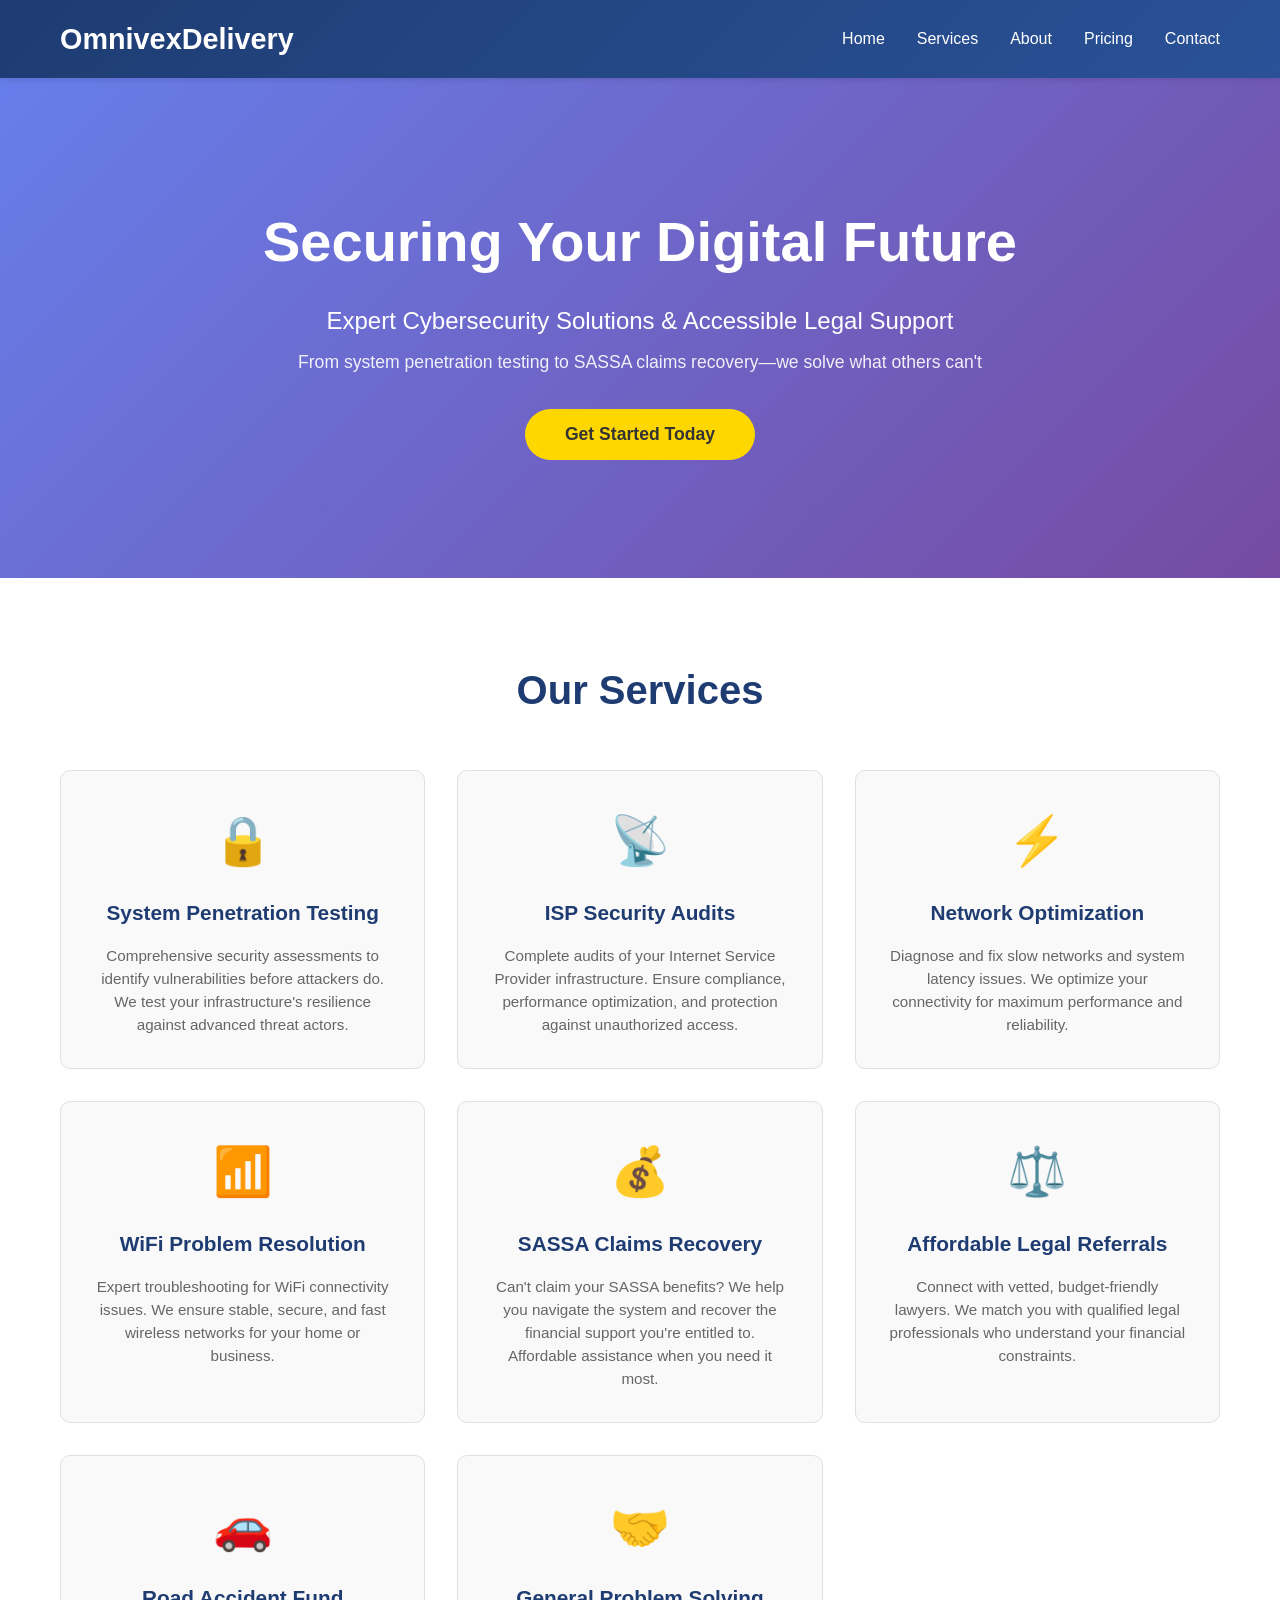
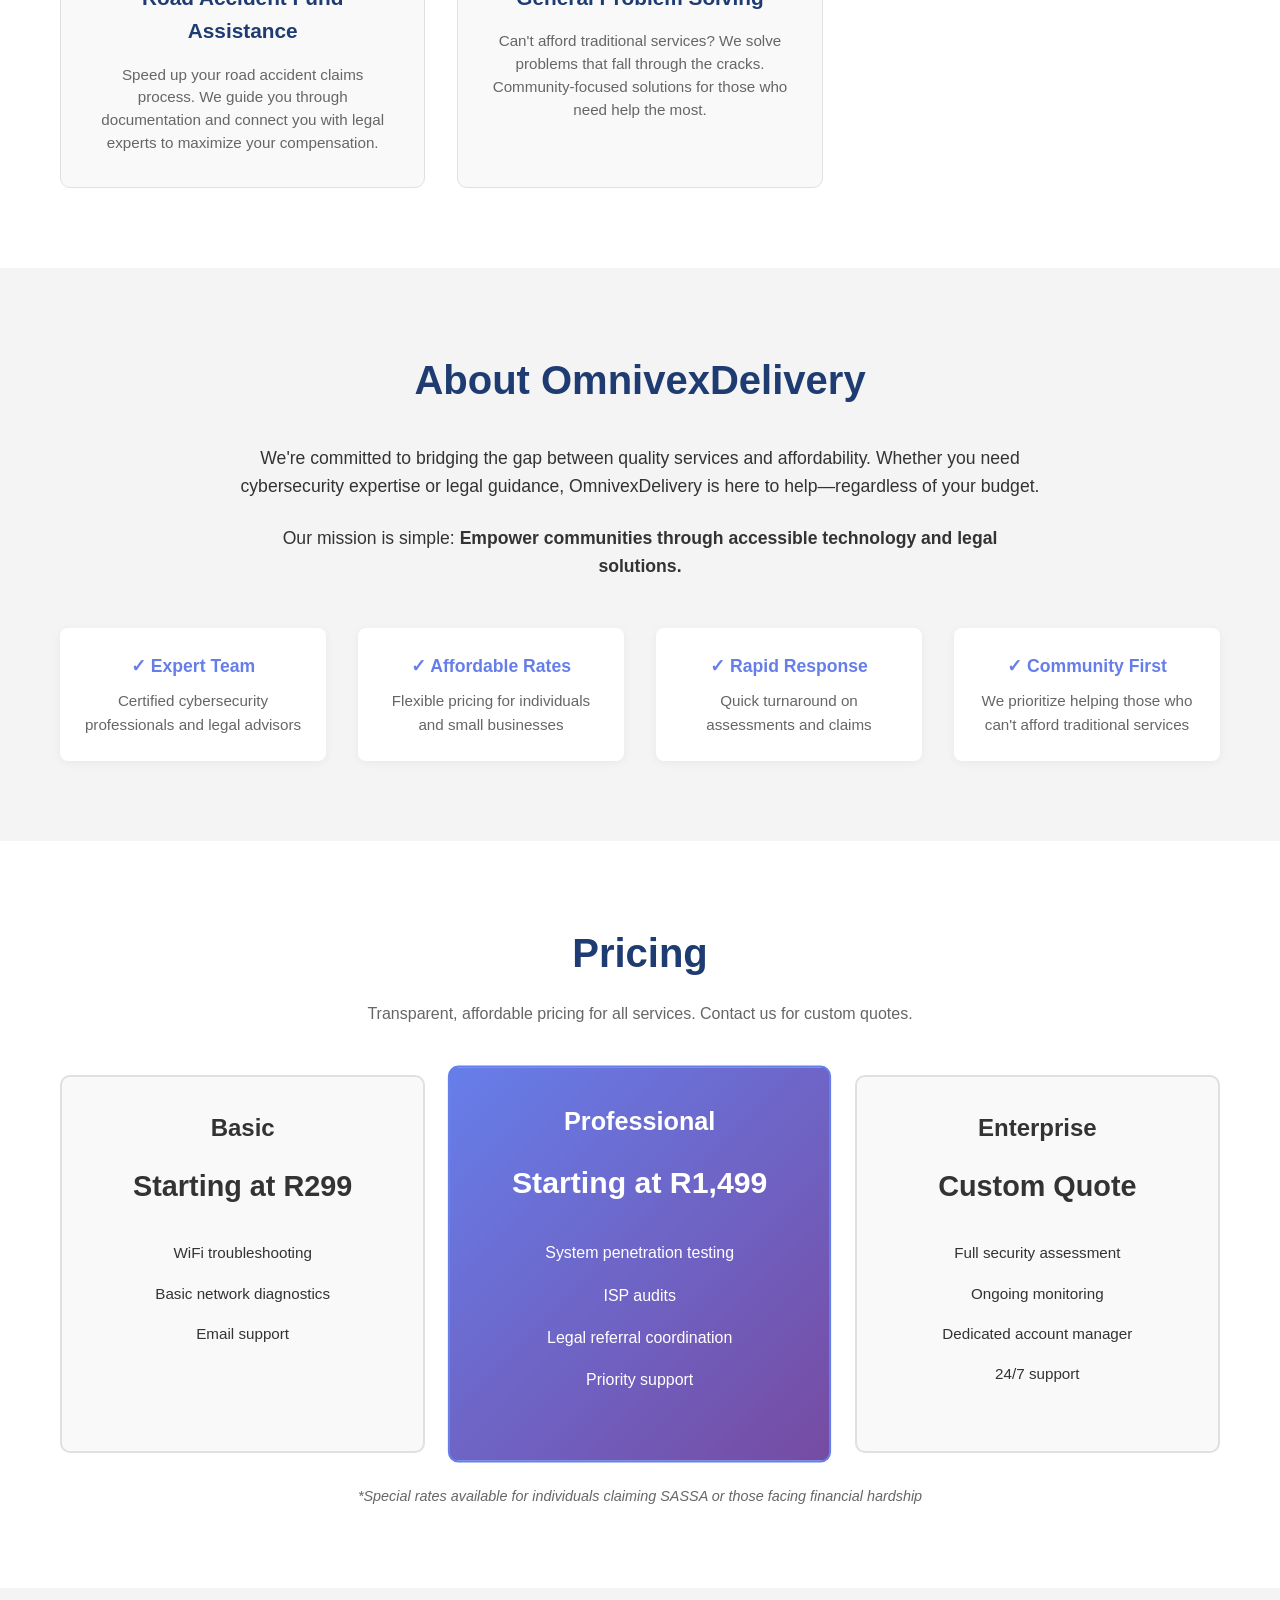
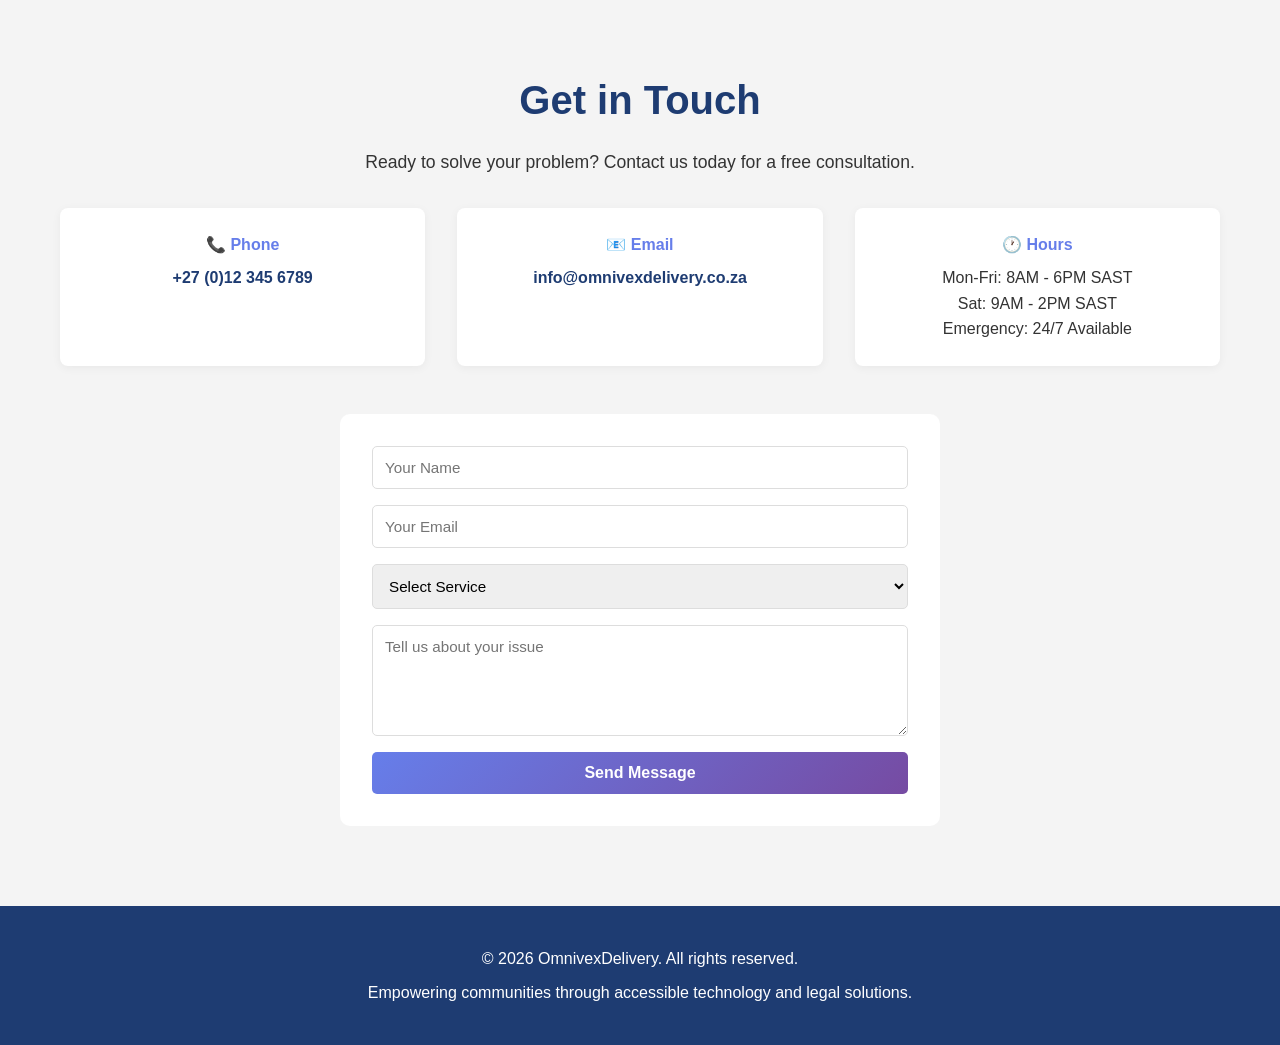
<file: index.html>
<!DOCTYPE html>
<html lang="en">
<head>
    <meta charset="UTF-8">
    <meta name="viewport" content="width=device-width, initial-scale=1.0">
    <meta name="og:url" content="https://omnivexdelivery-svg.github.io/">
    <title>OmnivexDelivery - Cybersecurity & Legal Solutions</title>
    <link rel="stylesheet" href="styles.css">
</head>
<body>
    <!-- Navigation -->
    <nav class="navbar">
        <div class="container">
            <div class="logo">OmnivexDelivery</div>
            <ul class="nav-links">
                <li><a href="#home">Home</a></li>
                <li><a href="#services">Services</a></li>
                <li><a href="#about">About</a></li>
                <li><a href="#pricing">Pricing</a></li>
                <li><a href="#contact">Contact</a></li>
            </ul>
        </div>
    </nav>

    <!-- Hero Section -->
    <section id="home" class="hero">
        <div class="hero-content">
            <h1>Securing Your Digital Future</h1>
            <p class="tagline">Expert Cybersecurity Solutions & Accessible Legal Support</p>
            <p class="subtitle">From system penetration testing to SASSA claims recovery—we solve what others can't</p>
            <button class="cta-button">Get Started Today</button>
        </div>
    </section>

    <!-- Services Section -->
    <section id="services" class="services">
        <div class="container">
            <h2>Our Services</h2>
            <div class="services-grid">
                <!-- Cybersecurity Services -->
                <div class="service-card">
                    <div class="service-icon">🔒</div>
                    <h3>System Penetration Testing</h3>
                    <p>Comprehensive security assessments to identify vulnerabilities before attackers do. We test your infrastructure's resilience against advanced threat actors.</p>
                </div>

                <div class="service-card">
                    <div class="service-icon">📡</div>
                    <h3>ISP Security Audits</h3>
                    <p>Complete audits of your Internet Service Provider infrastructure. Ensure compliance, performance optimization, and protection against unauthorized access.</p>
                </div>

                <div class="service-card">
                    <div class="service-icon">⚡</div>
                    <h3>Network Optimization</h3>
                    <p>Diagnose and fix slow networks and system latency issues. We optimize your connectivity for maximum performance and reliability.</p>
                </div>

                <div class="service-card">
                    <div class="service-icon">📶</div>
                    <h3>WiFi Problem Resolution</h3>
                    <p>Expert troubleshooting for WiFi connectivity issues. We ensure stable, secure, and fast wireless networks for your home or business.</p>
                </div>

                <!-- Legal & Financial Services -->
                <div class="service-card">
                    <div class="service-icon">💰</div>
                    <h3>SASSA Claims Recovery</h3>
                    <p>Can't claim your SASSA benefits? We help you navigate the system and recover the financial support you're entitled to. Affordable assistance when you need it most.</p>
                </div>

                <div class="service-card">
                    <div class="service-icon">⚖️</div>
                    <h3>Affordable Legal Referrals</h3>
                    <p>Connect with vetted, budget-friendly lawyers. We match you with qualified legal professionals who understand your financial constraints.</p>
                </div>

                <div class="service-card">
                    <div class="service-icon">🚗</div>
                    <h3>Road Accident Fund Assistance</h3>
                    <p>Speed up your road accident claims process. We guide you through documentation and connect you with legal experts to maximize your compensation.</p>
                </div>

                <div class="service-card">
                    <div class="service-icon">🤝</div>
                    <h3>General Problem Solving</h3>
                    <p>Can't afford traditional services? We solve problems that fall through the cracks. Community-focused solutions for those who need help the most.</p>
                </div>
            </div>
        </div>
    </section>

    <!-- About Section -->
    <section id="about" class="about">
        <div class="container">
            <h2>About OmnivexDelivery</h2>
            <p>We're committed to bridging the gap between quality services and affordability. Whether you need cybersecurity expertise or legal guidance, OmnivexDelivery is here to help—regardless of your budget.</p>
            <p>Our mission is simple: <strong>Empower communities through accessible technology and legal solutions.</strong></p>
            <div class="about-features">
                <div class="feature">
                    <h4>✓ Expert Team</h4>
                    <p>Certified cybersecurity professionals and legal advisors</p>
                </div>
                <div class="feature">
                    <h4>✓ Affordable Rates</h4>
                    <p>Flexible pricing for individuals and small businesses</p>
                </div>
                <div class="feature">
                    <h4>✓ Rapid Response</h4>
                    <p>Quick turnaround on assessments and claims</p>
                </div>
                <div class="feature">
                    <h4>✓ Community First</h4>
                    <p>We prioritize helping those who can't afford traditional services</p>
                </div>
            </div>
        </div>
    </section>

    <!-- Pricing Section -->
    <section id="pricing" class="pricing">
        <div class="container">
            <h2>Pricing</h2>
            <p class="pricing-intro">Transparent, affordable pricing for all services. Contact us for custom quotes.</p>
            <div class="pricing-grid">
                <div class="pricing-card">
                    <h3>Basic</h3>
                    <p class="price">Starting at R299</p>
                    <ul>
                        <li>WiFi troubleshooting</li>
                        <li>Basic network diagnostics</li>
                        <li>Email support</li>
                    </ul>
                </div>
                <div class="pricing-card featured">
                    <h3>Professional</h3>
                    <p class="price">Starting at R1,499</p>
                    <ul>
                        <li>System penetration testing</li>
                        <li>ISP audits</li>
                        <li>Legal referral coordination</li>
                        <li>Priority support</li>
                    </ul>
                </div>
                <div class="pricing-card">
                    <h3>Enterprise</h3>
                    <p class="price">Custom Quote</p>
                    <ul>
                        <li>Full security assessment</li>
                        <li>Ongoing monitoring</li>
                        <li>Dedicated account manager</li>
                        <li>24/7 support</li>
                    </ul>
                </div>
            </div>
            <p class="pricing-note">*Special rates available for individuals claiming SASSA or those facing financial hardship</p>
        </div>
    </section>

    <!-- Contact Section -->
    <section id="contact" class="contact">
        <div class="container">
            <h2>Get in Touch</h2>
            <p>Ready to solve your problem? Contact us today for a free consultation.</p>
            <div class="contact-info">
                <div class="contact-item">
                    <h4>📞 Phone</h4>
                    <p><a href="tel:+27123456789">+27 (0)12 345 6789</a></p>
                </div>
                <div class="contact-item">
                    <h4>📧 Email</h4>
                    <p><a href="mailto:info@omnivexdelivery.co.za">info@omnivexdelivery.co.za</a></p>
                </div>
                <div class="contact-item">
                    <h4>🕐 Hours</h4>
                    <p>Mon-Fri: 8AM - 6PM SAST<br>Sat: 9AM - 2PM SAST<br>Emergency: 24/7 Available</p>
                </div>
            </div>
            <form class="contact-form">
                <input type="text" placeholder="Your Name" required>
                <input type="email" placeholder="Your Email" required>
                <select required>
                    <option value="">Select Service</option>
                    <option value="pentest">Penetration Testing</option>
                    <option value="wifi">WiFi Problem</option>
                    <option value="sassa">SASSA Claims Help</option>
                    <option value="legal">Legal Referral</option>
                    <option value="accident">Road Accident Fund</option>
                    <option value="other">Other</option>
                </select>
                <textarea placeholder="Tell us about your issue" rows="5" required></textarea>
                <button type="submit" class="submit-button">Send Message</button>
            </form>
        </div>
    </section>

    <!-- Footer -->
    <footer class="footer">
        <div class="container">
            <p>&copy; 2026 OmnivexDelivery. All rights reserved.</p>
            <p>Empowering communities through accessible technology and legal solutions.</p>
        </div>
    </footer>
</body>
</html>
</file>
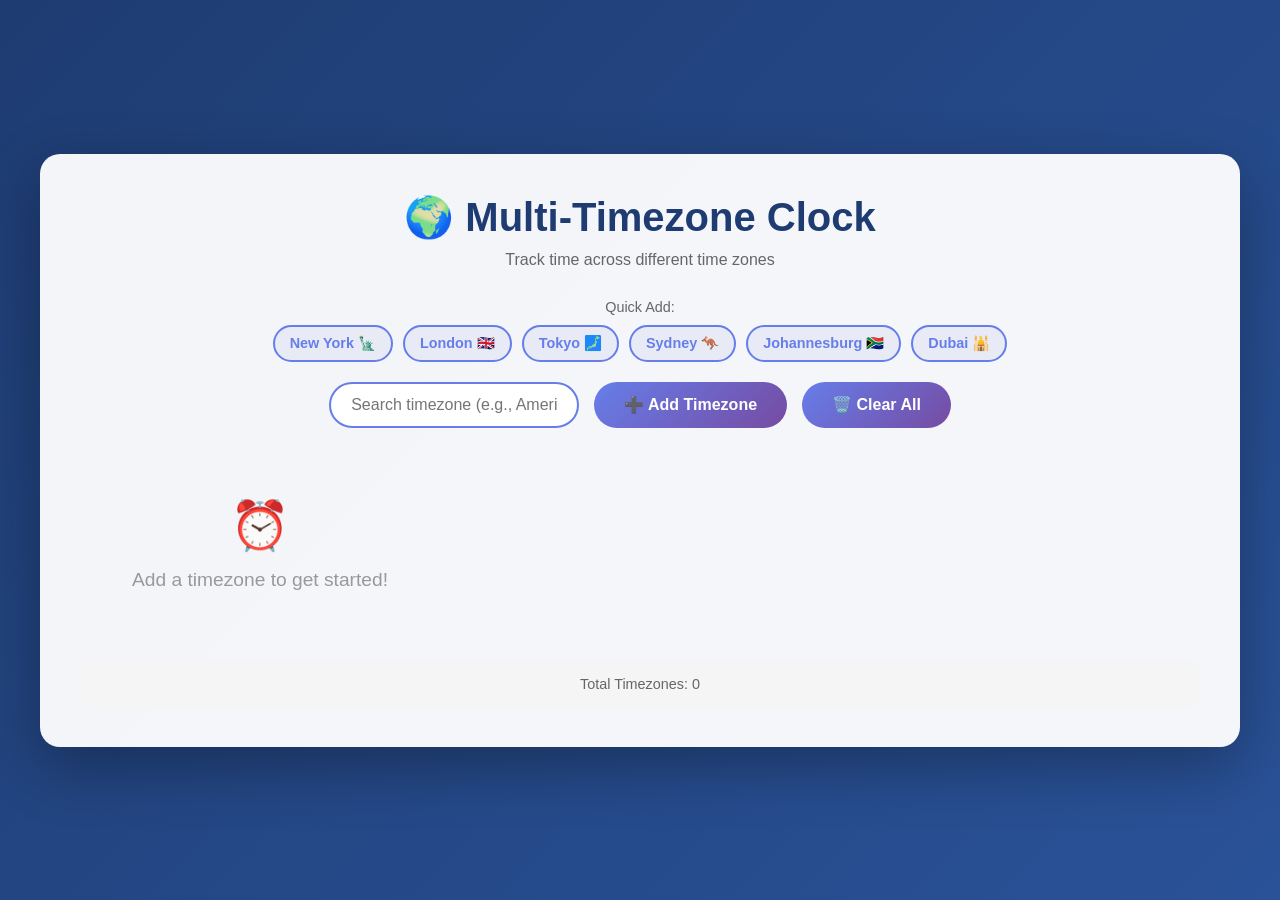
<file: clock.html>
<!DOCTYPE html>
<html lang="en">
<head>
    <meta charset="UTF-8">
    <meta name="viewport" content="width=device-width, initial-scale=1.0">
    <title>Multi-Timezone Digital Clock</title>
    <style>
        * {
            margin: 0;
            padding: 0;
            box-sizing: border-box;
        }

        body {
            font-family: 'Segoe UI', Tahoma, Geneva, Verdana, sans-serif;
            background: linear-gradient(135deg, #1e3c72 0%, #2a5298 100%);
            min-height: 100vh;
            padding: 20px;
            display: flex;
            flex-direction: column;
            align-items: center;
            justify-content: center;
        }

        .container {
            background: rgba(255, 255, 255, 0.95);
            border-radius: 20px;
            box-shadow: 0 20px 60px rgba(0, 0, 0, 0.3);
            padding: 40px;
            max-width: 1200px;
            width: 100%;
        }

        h1 {
            color: #1e3c72;
            text-align: center;
            margin-bottom: 10px;
            font-size: 2.5rem;
        }

        .subtitle {
            text-align: center;
            color: #666;
            margin-bottom: 30px;
            font-size: 1rem;
        }

        .controls {
            display: flex;
            gap: 15px;
            flex-wrap: wrap;
            justify-content: center;
            margin-bottom: 30px;
        }

        .search-box {
            padding: 12px 20px;
            border: 2px solid #667eea;
            border-radius: 25px;
            font-size: 1rem;
            width: 250px;
            transition: all 0.3s;
        }

        .search-box:focus {
            outline: none;
            border-color: #764ba2;
            box-shadow: 0 0 10px rgba(102, 126, 234, 0.3);
        }

        button {
            background: linear-gradient(135deg, #667eea 0%, #764ba2 100%);
            color: white;
            border: none;
            padding: 12px 30px;
            border-radius: 25px;
            cursor: pointer;
            font-weight: bold;
            transition: transform 0.3s, box-shadow 0.3s;
            font-size: 1rem;
        }

        button:hover {
            transform: scale(1.05);
            box-shadow: 0 10px 25px rgba(102, 126, 234, 0.4);
        }

        button:active {
            transform: scale(0.98);
        }

        .clocks-grid {
            display: grid;
            grid-template-columns: repeat(auto-fill, minmax(280px, 1fr));
            gap: 20px;
            margin-bottom: 30px;
        }

        .clock-card {
            background: linear-gradient(135deg, #667eea 0%, #764ba2 100%);
            border-radius: 15px;
            padding: 25px;
            color: white;
            text-align: center;
            box-shadow: 0 10px 30px rgba(0, 0, 0, 0.2);
            transition: transform 0.3s, box-shadow 0.3s;
            position: relative;
            overflow: hidden;
        }

        .clock-card::before {
            content: '';
            position: absolute;
            top: 0;
            left: 0;
            right: 0;
            bottom: 0;
            background: rgba(255, 255, 255, 0.05);
            pointer-events: none;
        }

        .clock-card:hover {
            transform: translateY(-10px);
            box-shadow: 0 15px 40px rgba(0, 0, 0, 0.3);
        }

        .timezone-name {
            font-size: 1.3rem;
            font-weight: bold;
            margin-bottom: 10px;
            position: relative;
            z-index: 1;
            display: flex;
            align-items: center;
            justify-content: space-between;
        }

        .timezone-offset {
            font-size: 0.85rem;
            opacity: 0.8;
        }

        .digital-time {
            font-size: 2.5rem;
            font-weight: bold;
            font-family: 'Courier New', monospace;
            margin: 15px 0;
            position: relative;
            z-index: 1;
            letter-spacing: 2px;
            text-shadow: 0 2px 4px rgba(0, 0, 0, 0.2);
        }

        .analog-clock {
            width: 100px;
            height: 100px;
            margin: 15px auto;
            border: 3px solid white;
            border-radius: 50%;
            position: relative;
            background: rgba(0, 0, 0, 0.1);
        }

        .clock-center {
            width: 10px;
            height: 10px;
            background: white;
            border-radius: 50%;
            position: absolute;
            top: 50%;
            left: 50%;
            transform: translate(-50%, -50%);
            z-index: 10;
        }

        .hand {
            position: absolute;
            bottom: 50%;
            left: 50%;
            transform-origin: bottom center;
            background: white;
            border-radius: 10px;
        }

        .hour-hand {
            width: 4px;
            height: 25px;
            margin-left: -2px;
        }

        .minute-hand {
            width: 3px;
            height: 30px;
            margin-left: -1.5px;
            opacity: 0.8;
        }

        .second-hand {
            width: 2px;
            height: 32px;
            margin-left: -1px;
            background: #ffeb3b;
            opacity: 0.9;
        }

        .date-info {
            font-size: 0.9rem;
            opacity: 0.9;
            margin-top: 10px;
            position: relative;
            z-index: 1;
        }

        .remove-btn {
            background: rgba(255, 255, 255, 0.2);
            border: 1px solid white;
            color: white;
            padding: 5px 12px;
            border-radius: 15px;
            cursor: pointer;
            font-size: 0.85rem;
            margin-top: 10px;
            transition: all 0.3s;
            position: relative;
            z-index: 1;
            width: 100%;
        }

        .remove-btn:hover {
            background: rgba(255, 255, 255, 0.3);
        }

        .quick-timezones {
            margin-bottom: 20px;
        }

        .quick-label {
            font-size: 0.9rem;
            color: #666;
            margin-bottom: 10px;
            text-align: center;
        }

        .quick-buttons {
            display: flex;
            gap: 10px;
            flex-wrap: wrap;
            justify-content: center;
        }

        .quick-btn {
            background: #e8eaf6;
            color: #667eea;
            border: 2px solid #667eea;
            padding: 8px 15px;
            border-radius: 20px;
            cursor: pointer;
            font-size: 0.9rem;
            transition: all 0.3s;
        }

        .quick-btn:hover {
            background: #667eea;
            color: white;
            transform: scale(1.05);
        }

        .empty-state {
            text-align: center;
            padding: 40px 20px;
            color: #999;
        }

        .empty-state-icon {
            font-size: 3rem;
            margin-bottom: 15px;
        }

        .empty-state-text {
            font-size: 1.2rem;
        }

        .stats {
            background: #f5f5f5;
            border-radius: 10px;
            padding: 15px;
            text-align: center;
            color: #666;
            font-size: 0.9rem;
        }

        @media (max-width: 768px) {
            .container {
                padding: 20px;
            }

            h1 {
                font-size: 1.8rem;
            }

            .clocks-grid {
                grid-template-columns: 1fr;
            }

            .search-box {
                width: 100%;
            }

            .controls {
                flex-direction: column;
            }

            button {
                width: 100%;
            }

            .digital-time {
                font-size: 2rem;
            }
        }

        @keyframes fadeIn {
            from {
                opacity: 0;
                transform: translateY(10px);
            }
            to {
                opacity: 1;
                transform: translateY(0);
            }
        }

        .clock-card {
            animation: fadeIn 0.3s ease-out;
        }
    </style>
</head>
<body>
    <div class="container">
        <h1>🌍 Multi-Timezone Clock</h1>
        <p class="subtitle">Track time across different time zones</p>

        <div class="quick-timezones">
            <div class="quick-label">Quick Add:</div>
            <div class="quick-buttons">
                <button class="quick-btn" onclick="addQuickTimezone('America/New_York')">New York 🗽</button>
                <button class="quick-btn" onclick="addQuickTimezone('Europe/London')">London 🇬🇧</button>
                <button class="quick-btn" onclick="addQuickTimezone('Asia/Tokyo')">Tokyo 🗾</button>
                <button class="quick-btn" onclick="addQuickTimezone('Australia/Sydney')">Sydney 🦘</button>
                <button class="quick-btn" onclick="addQuickTimezone('Africa/Johannesburg')">Johannesburg 🇿🇦</button>
                <button class="quick-btn" onclick="addQuickTimezone('Asia/Dubai')">Dubai 🕌</button>
            </div>
        </div>

        <div class="controls">
            <input type="text" id="timezoneInput" class="search-box" placeholder="Search timezone (e.g., America/Los_Angeles)...">
            <button onclick="addTimezone()">➕ Add Timezone</button>
            <button onclick="clearAll()">🗑️ Clear All</button>
        </div>

        <div class="clocks-grid" id="clocksContainer">
            <div class="empty-state">
                <div class="empty-state-icon">⏰</div>
                <div class="empty-state-text">Add a timezone to get started!</div>
            </div>
        </div>

        <div class="stats">
            <span id="stats">Total Timezones: 0</span>
        </div>
    </div>

    <script>
        let timezones = JSON.parse(localStorage.getItem('timezones')) || [];

        // Common timezones
        const commonTimezones = [
            'America/New_York', 'America/Chicago', 'America/Denver', 'America/Los_Angeles',
            'Europe/London', 'Europe/Paris', 'Europe/Berlin', 'Europe/Moscow',
            'Asia/Shanghai', 'Asia/Hong_Kong', 'Asia/Tokyo', 'Asia/Bangkok', 'Asia/Singapore',
            'Australia/Sydney', 'Australia/Melbourne', 'Australia/Brisbane',
            'Africa/Cairo', 'Africa/Johannesburg', 'Africa/Lagos', 'Africa/Nairobi',
            'Asia/Dubai', 'Asia/Kolkata', 'Asia/Jakarta', 'Pacific/Auckland',
            'America/Toronto', 'America/Mexico_City', 'America/Sao_Paulo',
            'UTC', 'Etc/UTC'
        ];

        function addTimezone() {
            const input = document.getElementById('timezoneInput');
            const timezone = input.value.trim();

            if (!timezone) {
                alert('Please enter a timezone');
                return;
            }

            // Validate timezone
            try {
                new Date().toLocaleString('en-US', { timeZone: timezone });
            } catch (e) {
                alert(`Invalid timezone: ${timezone}`);
                return;
            }

            if (timezones.includes(timezone)) {
                alert('This timezone is already added');
                return;
            }

            timezones.push(timezone);
            saveTimezones();
            input.value = '';
            render();
        }

        function addQuickTimezone(timezone) {
            if (timezones.includes(timezone)) {
                alert('This timezone is already added');
                return;
            }
            timezones.push(timezone);
            saveTimezones();
            render();
        }

        function removeTimezone(timezone) {
            timezones = timezones.filter(tz => tz !== timezone);
            saveTimezones();
            render();
        }

        function clearAll() {
            if (confirm('Clear all timezones?')) {
                timezones = [];
                saveTimezones();
                render();
            }
        }

        function saveTimezones() {
            localStorage.setItem('timezones', JSON.stringify(timezones));
        }

        function getTimeInfo(timezone) {
            const now = new Date();
            const formatter = new Intl.DateTimeFormat('en-US', {
                timeZone: timezone,
                hour: '2-digit',
                minute: '2-digit',
                second: '2-digit',
                hour12: true,
                year: 'numeric',
                month: 'short',
                day: 'numeric'
            });

            const parts = formatter.formatToParts(now);
            let time = '', date = '';

            for (const part of parts) {
                if (['hour', 'minute', 'second', 'literal'].includes(part.type)) {
                    time += part.value;
                } else if (['year', 'month', 'day'].includes(part.type)) {
                    date += part.value;
                }
            }

            // Get offset
            const tzDate = new Date(now.toLocaleString('en-US', { timeZone: timezone }));
            const offset = (now - tzDate) / 60000;
            const hours = Math.floor(Math.abs(offset) / 60);
            const minutes = Math.abs(offset) % 60;
            const sign = offset > 0 ? '+' : '-';
            const offsetStr = `${sign}${String(hours).padStart(2, '0')}:${String(minutes).padStart(2, '0')}`;

            return { time, date, offset: offsetStr };
        }

        function getAnalogTime(timezone) {
            const now = new Date();
            const options = { timeZone: timezone, hour: '2-digit', minute: '2-digit', second: '2-digit', hour12: false };
            const formatter = new Intl.DateTimeFormat('en-US', options);
            const parts = formatter.formatToParts(now);
            
            let hours = 0, minutes = 0, seconds = 0;
            for (const part of parts) {
                if (part.type === 'hour') hours = parseInt(part.value);
                if (part.type === 'minute') minutes = parseInt(part.value);
                if (part.type === 'second') seconds = parseInt(part.value);
            }

            return { hours, minutes, seconds };
        }

        function createClockCard(timezone) {
            const { time, date, offset } = getTimeInfo(timezone);
            const { hours, minutes, seconds } = getAnalogTime(timezone);

            const hourDegrees = (hours % 12) * 30 + minutes * 0.5;
            const minuteDegrees = minutes * 6 + seconds * 0.1;
            const secondDegrees = seconds * 6;

            return `
                <div class="clock-card">
                    <div class="timezone-name">
                        <span>${timezone}</span>
                        <span class="timezone-offset">${offset}</span>
                    </div>
                    
                    <div class="digital-time">${time}</div>
                    
                    <div class="analog-clock">
                        <div class="hand hour-hand" style="transform: rotate(${hourDegrees}deg)"></div>
                        <div class="hand minute-hand" style="transform: rotate(${minuteDegrees}deg)"></div>
                        <div class="hand second-hand" style="transform: rotate(${secondDegrees}deg)"></div>
                        <div class="clock-center"></div>
                    </div>
                    
                    <div class="date-info">${date}</div>
                    <button class="remove-btn" onclick="removeTimezone('${timezone}')">❌ Remove</button>
                </div>
            `;
        }

        function render() {
            const container = document.getElementById('clocksContainer');
            const stats = document.getElementById('stats');

            if (timezones.length === 0) {
                container.innerHTML = `
                    <div class="empty-state">
                        <div class="empty-state-icon">⏰</div>
                        <div class="empty-state-text">Add a timezone to get started!</div>
                    </div>
                `;
                stats.textContent = 'Total Timezones: 0';
            } else {
                container.innerHTML = timezones.map(tz => createClockCard(tz)).join('');
                stats.textContent = `Total Timezones: ${timezones.length}`;
            }
        }

        // Update clocks every second
        setInterval(render, 1000);

        // Initial render
        render();

        // Add timezone on Enter key
        document.getElementById('timezoneInput').addEventListener('keypress', (e) => {
            if (e.key === 'Enter') {
                addTimezone();
            }
        });
    </script>
</body>
</html>
</file>
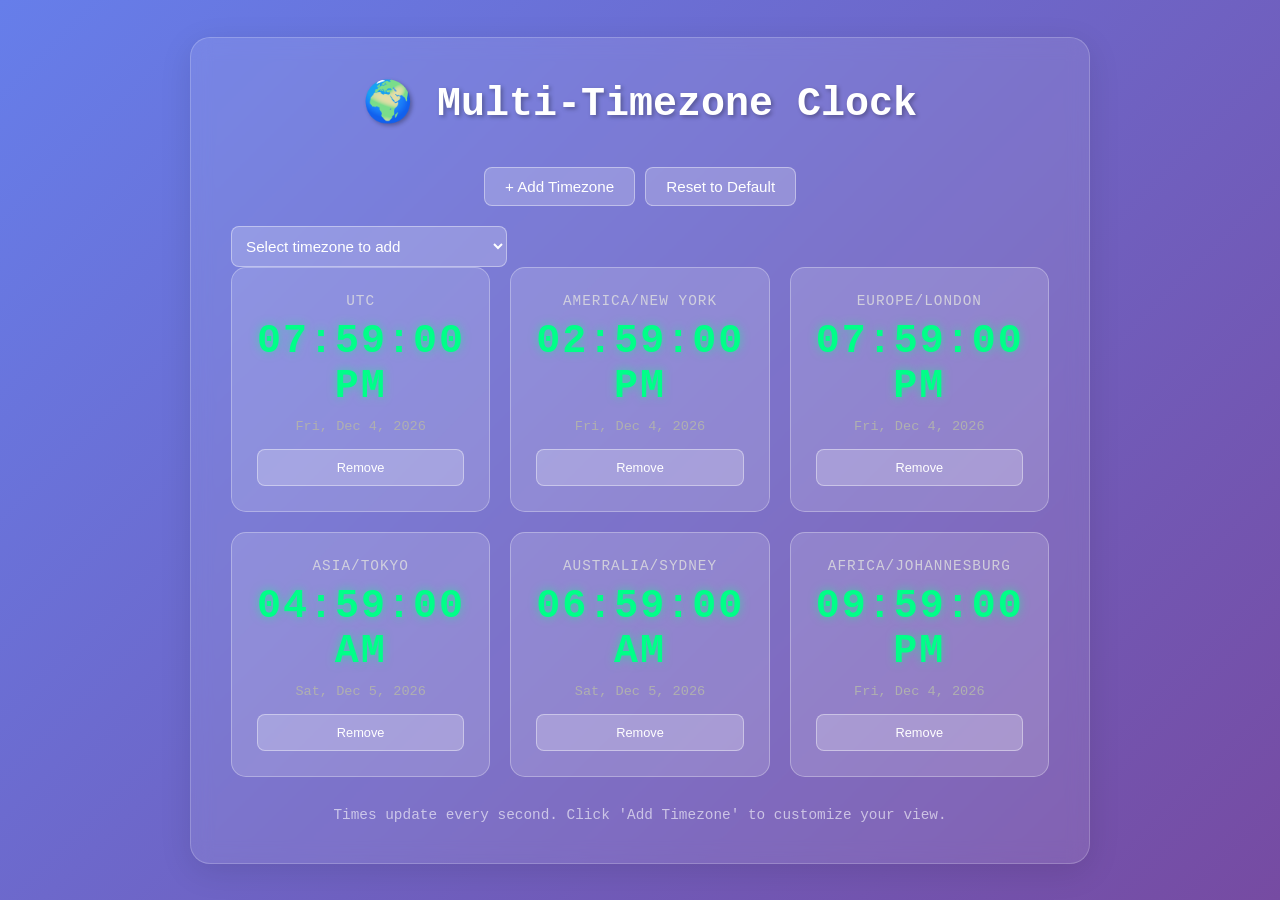
<file: timezone-clock.html>
<!DOCTYPE html>
<html lang="en">
<head>
    <meta charset="UTF-8">
    <meta name="viewport" content="width=device-width, initial-scale=1.0">
    <title>Multi-Timezone Digital Clock</title>
    <style>
        * {
            margin: 0;
            padding: 0;
            box-sizing: border-box;
        }

        body {
            font-family: 'Courier New', monospace;
            background: linear-gradient(135deg, #667eea 0%, #764ba2 100%);
            min-height: 100vh;
            display: flex;
            justify-content: center;
            align-items: center;
            padding: 20px;
        }

        .container {
            background: rgba(255, 255, 255, 0.1);
            backdrop-filter: blur(10px);
            border-radius: 20px;
            padding: 40px;
            max-width: 900px;
            width: 100%;
            box-shadow: 0 8px 32px rgba(0, 0, 0, 0.1);
            border: 1px solid rgba(255, 255, 255, 0.2);
        }

        h1 {
            text-align: center;
            color: white;
            margin-bottom: 40px;
            font-size: 2.5em;
            text-shadow: 2px 2px 4px rgba(0, 0, 0, 0.3);
        }

        .clocks-grid {
            display: grid;
            grid-template-columns: repeat(auto-fit, minmax(200px, 1fr));
            gap: 20px;
            margin-bottom: 30px;
        }

        .clock-card {
            background: rgba(255, 255, 255, 0.15);
            border-radius: 15px;
            padding: 25px;
            text-align: center;
            border: 1px solid rgba(255, 255, 255, 0.3);
            transition: transform 0.3s ease, box-shadow 0.3s ease;
        }

        .clock-card:hover {
            transform: translateY(-5px);
            box-shadow: 0 10px 25px rgba(0, 0, 0, 0.2);
        }

        .timezone-name {
            color: #e0e0e0;
            font-size: 0.9em;
            margin-bottom: 10px;
            text-transform: uppercase;
            letter-spacing: 1px;
            opacity: 0.8;
        }

        .time-display {
            color: #00ff88;
            font-size: 2.5em;
            font-weight: bold;
            text-shadow: 0 0 10px rgba(0, 255, 136, 0.5);
            letter-spacing: 2px;
            margin-bottom: 10px;
        }

        .date-display {
            color: #b0b0b0;
            font-size: 0.85em;
        }

        .controls {
            display: flex;
            gap: 10px;
            justify-content: center;
            flex-wrap: wrap;
            margin-bottom: 20px;
        }

        button {
            background: rgba(255, 255, 255, 0.2);
            color: white;
            border: 1px solid rgba(255, 255, 255, 0.4);
            padding: 10px 20px;
            border-radius: 8px;
            cursor: pointer;
            font-size: 0.95em;
            transition: all 0.3s ease;
        }

        button:hover {
            background: rgba(255, 255, 255, 0.3);
            border-color: rgba(255, 255, 255, 0.6);
            box-shadow: 0 0 15px rgba(255, 255, 255, 0.2);
        }

        .timezone-selector {
            display: flex;
            gap: 10px;
            flex-wrap: wrap;
        }

        select {
            background: rgba(255, 255, 255, 0.2);
            color: white;
            border: 1px solid rgba(255, 255, 255, 0.4);
            padding: 10px;
            border-radius: 8px;
            font-size: 0.95em;
            cursor: pointer;
            min-width: 150px;
        }

        select option {
            background: #333;
            color: white;
        }

        .footer {
            text-align: center;
            color: rgba(255, 255, 255, 0.6);
            font-size: 0.9em;
            margin-top: 20px;
        }

        @media (max-width: 600px) {
            .container {
                padding: 20px;
            }

            h1 {
                font-size: 1.8em;
            }

            .time-display {
                font-size: 1.8em;
            }

            .clocks-grid {
                grid-template-columns: 1fr;
            }
        }
    </style>
</head>
<body>
    <div class="container">
        <h1>🌍 Multi-Timezone Clock</h1>
        
        <div class="controls">
            <button onclick="addClock()">+ Add Timezone</button>
            <button onclick="resetClocks()">Reset to Default</button>
        </div>

        <div class="timezone-selector">
            <select id="timezoneSelect">
                <option value="">Select timezone to add</option>
                <option value="UTC">UTC (Coordinated Universal Time)</option>
                <option value="America/New_York">New York (EST/EDT)</option>
                <option value="America/Los_Angeles">Los Angeles (PST/PDT)</option>
                <option value="America/Chicago">Chicago (CST/CDT)</option>
                <option value="America/Denver">Denver (MST/MDT)</option>
                <option value="Europe/London">London (GMT/BST)</option>
                <option value="Europe/Paris">Paris (CET/CEST)</option>
                <option value="Europe/Berlin">Berlin (CET/CEST)</option>
                <option value="Asia/Tokyo">Tokyo (JST)</option>
                <option value="Asia/Hong_Kong">Hong Kong (HKT)</option>
                <option value="Asia/Shanghai">Shanghai (CST)</option>
                <option value="Asia/Singapore">Singapore (SGT)</option>
                <option value="Asia/Bangkok">Bangkok (ICT)</option>
                <option value="Asia/Dubai">Dubai (GST)</option>
                <option value="Asia/Kolkata">India (IST)</option>
                <option value="Australia/Sydney">Sydney (AEDT/AEST)</option>
                <option value="Australia/Melbourne">Melbourne (AEDT/AEST)</option>
                <option value="Pacific/Auckland">Auckland (NZDT/NZST)</option>
                <option value="Africa/Johannesburg">Johannesburg (SAST)</option>
                <option value="Africa/Cairo">Cairo (EET)</option>
                <option value="America/Sao_Paulo">São Paulo (BRT)</option>
                <option value="America/Argentina/Buenos_Aires">Buenos Aires (ART)</option>
                <option value="Asia/Istanbul">Istanbul (EET/EEST)</option>
                <option value="Asia/Moscow">Moscow (MSK)</option>
                <option value="Asia/Seoul">Seoul (KST)</option>
                <option value="Pacific/Fiji">Fiji (FJT)</option>
            </select>
        </div>

        <div class="clocks-grid" id="clocksContainer"></div>

        <div class="footer">
            <p>Times update every second. Click 'Add Timezone' to customize your view.</p>
        </div>
    </div>

    <script>
        // Default timezones
        const defaultTimezones = [
            'UTC',
            'America/New_York',
            'Europe/London',
            'Asia/Tokyo',
            'Australia/Sydney',
            'Africa/Johannesburg'
        ];

        let currentTimezones = [...defaultTimezones];

        // Initialize
        document.addEventListener('DOMContentLoaded', () => {
            updateAllClocks();
            setInterval(updateAllClocks, 1000);
        });

        function updateAllClocks() {
            const container = document.getElementById('clocksContainer');
            container.innerHTML = '';

            currentTimezones.forEach((tz, index) => {
                const clockCard = document.createElement('div');
                clockCard.className = 'clock-card';
                
                const now = new Date();
                const time = new Date(now.toLocaleString('en-US', { timeZone: tz }));
                
                const timeString = time.toLocaleTimeString('en-US', { 
                    hour: '2-digit', 
                    minute: '2-digit', 
                    second: '2-digit',
                    hour12: true
                });
                
                const dateString = time.toLocaleDateString('en-US', {
                    weekday: 'short',
                    month: 'short',
                    day: 'numeric',
                    year: 'numeric'
                });

                const displayName = tz.replace(/_/g, ' ');

                clockCard.innerHTML = `
                    <div class="timezone-name">${displayName}</div>
                    <div class="time-display">${timeString}</div>
                    <div class="date-display">${dateString}</div>
                    <button onclick="removeTimezone(${index})" style="margin-top: 15px; width: 100%; font-size: 0.8em;">Remove</button>
                `;
                
                container.appendChild(clockCard);
            });
        }

        function addClock() {
            const select = document.getElementById('timezoneSelect');
            const tz = select.value;
            
            if (tz && !currentTimezones.includes(tz)) {
                currentTimezones.push(tz);
                select.value = '';
                updateAllClocks();
            } else if (tz) {
                alert('This timezone is already added!');
            } else {
                alert('Please select a timezone');
            }
        }

        function removeTimezone(index) {
            if (currentTimezones.length > 1) {
                currentTimezones.splice(index, 1);
                updateAllClocks();
            } else {
                alert('You must keep at least one timezone!');
            }
        }

        function resetClocks() {
            currentTimezones = [...defaultTimezones];
            document.getElementById('timezoneSelect').value = '';
            updateAllClocks();
        }

        // Allow Enter key to add timezone
        document.getElementById('timezoneSelect').addEventListener('keypress', (e) => {
            if (e.key === 'Enter') {
                addClock();
            }
        });
    </script>
</body>
</html>
</file>
<file: styles.css>
* {
    margin: 0;
    padding: 0;
    box-sizing: border-box;
}

body {
    font-family: 'Segoe UI', Tahoma, Geneva, Verdana, sans-serif;
    line-height: 1.6;
    color: #333;
    background-color: #f4f4f4;
}

.container {
    max-width: 1200px;
    margin: 0 auto;
    padding: 0 20px;
}

/* Navigation */
.navbar {
    background: linear-gradient(135deg, #1e3c72 0%, #2a5298 100%);
    color: white;
    padding: 1rem 0;
    position: sticky;
    top: 0;
    z-index: 100;
    box-shadow: 0 2px 5px rgba(0,0,0,0.1);
}

.navbar .container {
    display: flex;
    justify-content: space-between;
    align-items: center;
}

.logo {
    font-size: 1.8rem;
    font-weight: bold;
}

.nav-links {
    display: flex;
    list-style: none;
    gap: 2rem;
}

.nav-links a {
    color: white;
    text-decoration: none;
    transition: color 0.3s;
}

.nav-links a:hover {
    color: #ffd700;
}

/* Hero Section */
.hero {
    background: linear-gradient(135deg, #667eea 0%, #764ba2 100%);
    color: white;
    padding: 100px 20px;
    text-align: center;
    min-height: 500px;
    display: flex;
    align-items: center;
    justify-content: center;
}

.hero-content h1 {
    font-size: 3.5rem;
    margin-bottom: 1rem;
    animation: slideDown 0.8s ease-out;
}

.hero-content .tagline {
    font-size: 1.5rem;
    margin-bottom: 0.5rem;
    font-weight: 300;
}

.hero-content .subtitle {
    font-size: 1.1rem;
    margin-bottom: 2rem;
    opacity: 0.9;
}

.cta-button {
    background-color: #ffd700;
    color: #333;
    padding: 15px 40px;
    font-size: 1.1rem;
    border: none;
    border-radius: 50px;
    cursor: pointer;
    font-weight: bold;
    transition: transform 0.3s, box-shadow 0.3s;
}

.cta-button:hover {
    transform: scale(1.05);
    box-shadow: 0 5px 20px rgba(0,0,0,0.3);
}

/* Services Section */
.services {
    padding: 80px 20px;
    background-color: white;
}

.services h2 {
    text-align: center;
    font-size: 2.5rem;
    margin-bottom: 3rem;
    color: #1e3c72;
}

.services-grid {
    display: grid;
    grid-template-columns: repeat(auto-fit, minmax(280px, 1fr));
    gap: 2rem;
}

.service-card {
    background: #f9f9f9;
    padding: 2rem;
    border-radius: 10px;
    text-align: center;
    transition: transform 0.3s, box-shadow 0.3s;
    border: 1px solid #e0e0e0;
}

.service-card:hover {
    transform: translateY(-10px);
    box-shadow: 0 10px 30px rgba(0,0,0,0.1);
}

.service-icon {
    font-size: 3rem;
    margin-bottom: 1rem;
}

.service-card h3 {
    color: #1e3c72;
    margin-bottom: 1rem;
    font-size: 1.3rem;
}

.service-card p {
    color: #666;
    font-size: 0.95rem;
    line-height: 1.5;
}

/* About Section */
.about {
    padding: 80px 20px;
    background-color: #f4f4f4;
}

.about h2 {
    text-align: center;
    font-size: 2.5rem;
    margin-bottom: 2rem;
    color: #1e3c72;
}

.about > .container > p {
    text-align: center;
    font-size: 1.1rem;
    margin-bottom: 1.5rem;
    max-width: 800px;
    margin-left: auto;
    margin-right: auto;
}

.about-features {
    display: grid;
    grid-template-columns: repeat(auto-fit, minmax(250px, 1fr));
    gap: 2rem;
    margin-top: 3rem;
}

.feature {
    background: white;
    padding: 1.5rem;
    border-radius: 8px;
    text-align: center;
    box-shadow: 0 2px 10px rgba(0,0,0,0.05);
}

.feature h4 {
    color: #667eea;
    margin-bottom: 0.5rem;
    font-size: 1.1rem;
}

.feature p {
    color: #666;
    font-size: 0.95rem;
}

/* Pricing Section */
.pricing {
    padding: 80px 20px;
    background-color: white;
}

.pricing h2 {
    text-align: center;
    font-size: 2.5rem;
    margin-bottom: 1rem;
    color: #1e3c72;
}

.pricing-intro {
    text-align: center;
    font-size: 1rem;
    color: #666;
    margin-bottom: 3rem;
}

.pricing-grid {
    display: grid;
    grid-template-columns: repeat(auto-fit, minmax(280px, 1fr));
    gap: 2rem;
    margin-bottom: 2rem;
}

.pricing-card {
    background: #f9f9f9;
    padding: 2rem;
    border-radius: 10px;
    text-align: center;
    border: 2px solid #e0e0e0;
    transition: transform 0.3s;
}

.pricing-card.featured {
    background: linear-gradient(135deg, #667eea 0%, #764ba2 100%);
    color: white;
    border: 2px solid #667eea;
    transform: scale(1.05);
}

.pricing-card h3 {
    font-size: 1.5rem;
    margin-bottom: 1rem;
}

.pricing-card .price {
    font-size: 1.8rem;
    font-weight: bold;
    margin-bottom: 1.5rem;
}

.pricing-card ul {
    list-style: none;
    margin-bottom: 1.5rem;
}

.pricing-card ul li {
    padding: 0.5rem 0;
    font-size: 0.95rem;
}

.pricing-note {
    text-align: center;
    font-size: 0.9rem;
    color: #666;
    font-style: italic;
}

/* Contact Section */
.contact {
    padding: 80px 20px;
    background-color: #f4f4f4;
}

.contact h2 {
    text-align: center;
    font-size: 2.5rem;
    margin-bottom: 1rem;
    color: #1e3c72;
}

.contact > .container > p {
    text-align: center;
    font-size: 1.1rem;
    margin-bottom: 2rem;
}

.contact-info {
    display: grid;
    grid-template-columns: repeat(auto-fit, minmax(200px, 1fr));
    gap: 2rem;
    margin-bottom: 3rem;
}

.contact-item {
    background: white;
    padding: 1.5rem;
    border-radius: 8px;
    text-align: center;
    box-shadow: 0 2px 10px rgba(0,0,0,0.05);
}

.contact-item h4 {
    color: #667eea;
    margin-bottom: 0.5rem;
}

.contact-item a {
    color: #1e3c72;
    text-decoration: none;
    font-weight: bold;
}

.contact-item a:hover {
    color: #667eea;
}

.contact-form {
    background: white;
    padding: 2rem;
    border-radius: 10px;
    max-width: 600px;
    margin: 0 auto;
    display: grid;
    gap: 1rem;
}

.contact-form input,
.contact-form select,
.contact-form textarea {
    padding: 12px;
    border: 1px solid #ddd;
    border-radius: 5px;
    font-family: inherit;
    font-size: 0.95rem;
}

.contact-form input:focus,
.contact-form select:focus,
.contact-form textarea:focus {
    outline: none;
    border-color: #667eea;
    box-shadow: 0 0 5px rgba(102, 126, 234, 0.5);
}

.submit-button {
    background: linear-gradient(135deg, #667eea 0%, #764ba2 100%);
    color: white;
    padding: 12px 30px;
    border: none;
    border-radius: 5px;
    cursor: pointer;
    font-weight: bold;
    font-size: 1rem;
    transition: transform 0.3s;
}

.submit-button:hover {
    transform: scale(1.02);
}

/* Footer */
.footer {
    background: #1e3c72;
    color: white;
    text-align: center;
    padding: 2rem;
}

.footer p {
    margin: 0.5rem 0;
}

/* Animations */
@keyframes slideDown {
    from {
        opacity: 0;
        transform: translateY(-30px);
    }
    to {
        opacity: 1;
        transform: translateY(0);
    }
}

/* Responsive */
@media (max-width: 768px) {
    .nav-links {
        flex-direction: column;
        gap: 0.5rem;
    }

    .hero-content h1 {
        font-size: 2rem;
    }

    .services h2,
    .about h2,
    .pricing h2,
    .contact h2 {
        font-size: 1.8rem;
    }

    .pricing-card.featured {
        transform: scale(1);
    }
}
</file>
